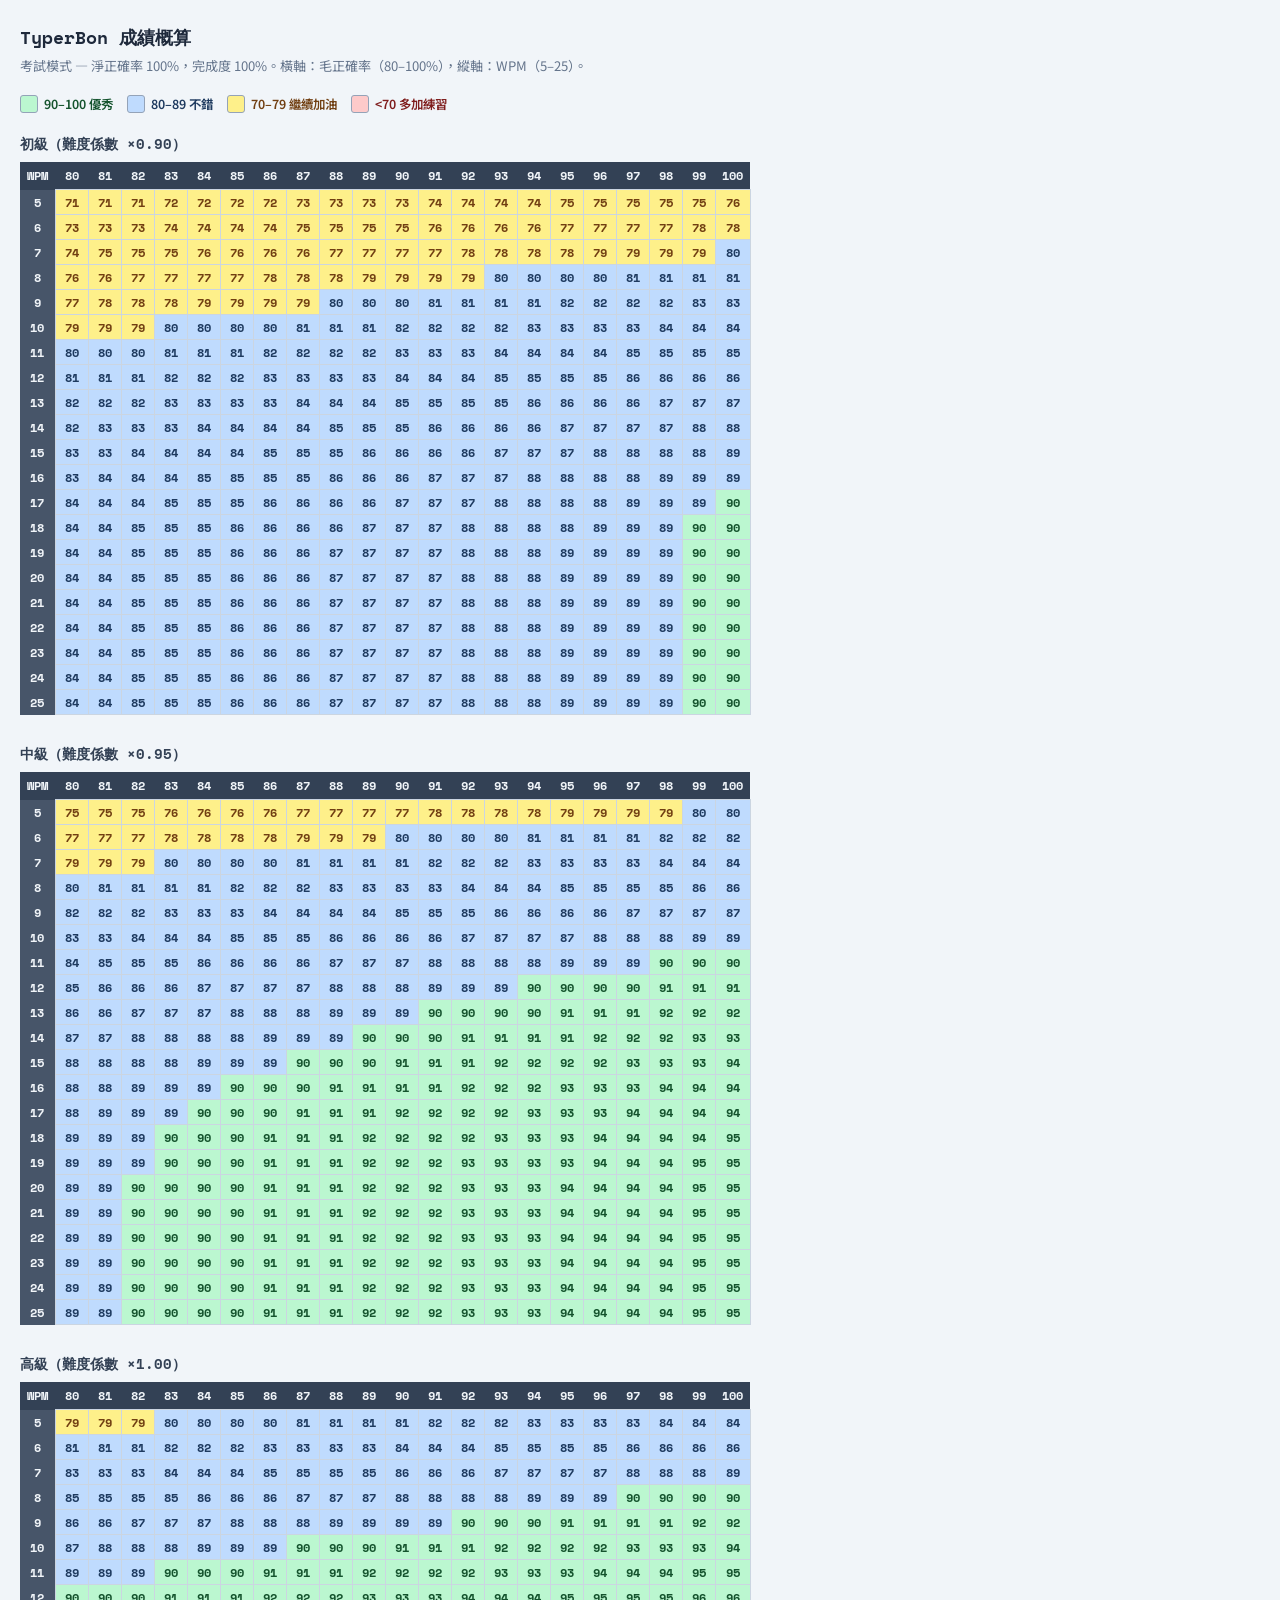
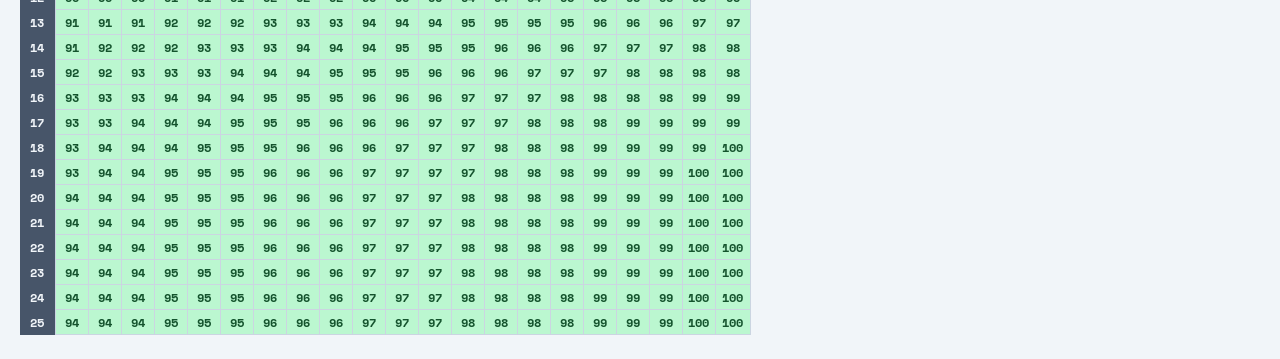
<file: score-guide.html>
<!DOCTYPE html>
<html lang="zh-TW">
<head>
<meta charset="UTF-8">
<link rel="icon" type="image/svg+xml" href="/favicon.svg" />
<meta name="viewport" content="width=device-width,initial-scale=1">
<title>TyperBon 成績概算</title>
<link href="https://fonts.googleapis.com/css2?family=Space+Mono:wght@400;700&family=Noto+Sans+TC:wght@400;700&display=swap" rel="stylesheet">
<style>
*{box-sizing:border-box;margin:0;padding:0}
body{font-family:'Noto Sans TC',sans-serif;background:#f1f5f9;padding:24px 20px;color:#1e293b}
h1{font-family:'Space Mono',monospace;font-size:1.1rem;margin-bottom:6px}
.sub{font-size:.82rem;color:#64748b;margin-bottom:20px}
.tables{display:flex;flex-direction:column;gap:28px}
.tw h2{font-family:'Space Mono',monospace;font-size:.9rem;font-weight:700;margin-bottom:8px;color:#334155}
.scroll{overflow-x:auto}
table{border-collapse:collapse;font-family:'Space Mono',monospace;font-size:11.5px}
thead th{background:#334155;color:#f1f5f9;padding:5px 7px;text-align:center;white-space:nowrap;position:sticky;top:0}
tbody th{background:#475569;color:#f1f5f9;padding:4px 8px;text-align:center;position:sticky;left:0;z-index:1;font-weight:700}
td{padding:3px 5px;text-align:center;border:1px solid #cbd5e1;min-width:33px;font-weight:600}
.legend{display:flex;gap:14px;margin-bottom:20px;flex-wrap:wrap}
.leg{display:inline-flex;align-items:center;gap:6px;font-size:.78rem}
.lb{width:18px;height:18px;border:1px solid #94a3b8;border-radius:3px}
</style>
</head>
<body>
<h1>TyperBon 成績概算</h1>
<p class="sub">考試模式 — 淨正確率 100%，完成度 100%。橫軸：毛正確率（80–100%），縱軸：WPM（5–25）。</p>
<div class="legend">
  <span class="leg"><span class="lb" style="background:#bbf7d0"></span><span style="color:#14532d;font-weight:600">90–100 優秀</span></span>
  <span class="leg"><span class="lb" style="background:#bfdbfe"></span><span style="color:#1e3a5f;font-weight:600">80–89 不錯</span></span>
  <span class="leg"><span class="lb" style="background:#fef08a"></span><span style="color:#713f12;font-weight:600">70–79 繼續加油</span></span>
  <span class="leg"><span class="lb" style="background:#fecaca"></span><span style="color:#7f1d1d;font-weight:600">&lt;70 多加練習</span></span>
</div>
<div class="tables">
<div class="tw"><h2>初級（難度係數 ×0.90）</h2><div class="scroll"><table><thead><tr><th>WPM</th><th>80</th><th>81</th><th>82</th><th>83</th><th>84</th><th>85</th><th>86</th><th>87</th><th>88</th><th>89</th><th>90</th><th>91</th><th>92</th><th>93</th><th>94</th><th>95</th><th>96</th><th>97</th><th>98</th><th>99</th><th>100</th></tr></thead><tbody><tr><th>5</th><td style="background:#fef08a;color:#713f12">71</td><td style="background:#fef08a;color:#713f12">71</td><td style="background:#fef08a;color:#713f12">71</td><td style="background:#fef08a;color:#713f12">72</td><td style="background:#fef08a;color:#713f12">72</td><td style="background:#fef08a;color:#713f12">72</td><td style="background:#fef08a;color:#713f12">72</td><td style="background:#fef08a;color:#713f12">73</td><td style="background:#fef08a;color:#713f12">73</td><td style="background:#fef08a;color:#713f12">73</td><td style="background:#fef08a;color:#713f12">73</td><td style="background:#fef08a;color:#713f12">74</td><td style="background:#fef08a;color:#713f12">74</td><td style="background:#fef08a;color:#713f12">74</td><td style="background:#fef08a;color:#713f12">74</td><td style="background:#fef08a;color:#713f12">75</td><td style="background:#fef08a;color:#713f12">75</td><td style="background:#fef08a;color:#713f12">75</td><td style="background:#fef08a;color:#713f12">75</td><td style="background:#fef08a;color:#713f12">75</td><td style="background:#fef08a;color:#713f12">76</td></tr><tr><th>6</th><td style="background:#fef08a;color:#713f12">73</td><td style="background:#fef08a;color:#713f12">73</td><td style="background:#fef08a;color:#713f12">73</td><td style="background:#fef08a;color:#713f12">74</td><td style="background:#fef08a;color:#713f12">74</td><td style="background:#fef08a;color:#713f12">74</td><td style="background:#fef08a;color:#713f12">74</td><td style="background:#fef08a;color:#713f12">75</td><td style="background:#fef08a;color:#713f12">75</td><td style="background:#fef08a;color:#713f12">75</td><td style="background:#fef08a;color:#713f12">75</td><td style="background:#fef08a;color:#713f12">76</td><td style="background:#fef08a;color:#713f12">76</td><td style="background:#fef08a;color:#713f12">76</td><td style="background:#fef08a;color:#713f12">76</td><td style="background:#fef08a;color:#713f12">77</td><td style="background:#fef08a;color:#713f12">77</td><td style="background:#fef08a;color:#713f12">77</td><td style="background:#fef08a;color:#713f12">77</td><td style="background:#fef08a;color:#713f12">78</td><td style="background:#fef08a;color:#713f12">78</td></tr><tr><th>7</th><td style="background:#fef08a;color:#713f12">74</td><td style="background:#fef08a;color:#713f12">75</td><td style="background:#fef08a;color:#713f12">75</td><td style="background:#fef08a;color:#713f12">75</td><td style="background:#fef08a;color:#713f12">76</td><td style="background:#fef08a;color:#713f12">76</td><td style="background:#fef08a;color:#713f12">76</td><td style="background:#fef08a;color:#713f12">76</td><td style="background:#fef08a;color:#713f12">77</td><td style="background:#fef08a;color:#713f12">77</td><td style="background:#fef08a;color:#713f12">77</td><td style="background:#fef08a;color:#713f12">77</td><td style="background:#fef08a;color:#713f12">78</td><td style="background:#fef08a;color:#713f12">78</td><td style="background:#fef08a;color:#713f12">78</td><td style="background:#fef08a;color:#713f12">78</td><td style="background:#fef08a;color:#713f12">79</td><td style="background:#fef08a;color:#713f12">79</td><td style="background:#fef08a;color:#713f12">79</td><td style="background:#fef08a;color:#713f12">79</td><td style="background:#bfdbfe;color:#1e3a5f">80</td></tr><tr><th>8</th><td style="background:#fef08a;color:#713f12">76</td><td style="background:#fef08a;color:#713f12">76</td><td style="background:#fef08a;color:#713f12">77</td><td style="background:#fef08a;color:#713f12">77</td><td style="background:#fef08a;color:#713f12">77</td><td style="background:#fef08a;color:#713f12">77</td><td style="background:#fef08a;color:#713f12">78</td><td style="background:#fef08a;color:#713f12">78</td><td style="background:#fef08a;color:#713f12">78</td><td style="background:#fef08a;color:#713f12">79</td><td style="background:#fef08a;color:#713f12">79</td><td style="background:#fef08a;color:#713f12">79</td><td style="background:#fef08a;color:#713f12">79</td><td style="background:#bfdbfe;color:#1e3a5f">80</td><td style="background:#bfdbfe;color:#1e3a5f">80</td><td style="background:#bfdbfe;color:#1e3a5f">80</td><td style="background:#bfdbfe;color:#1e3a5f">80</td><td style="background:#bfdbfe;color:#1e3a5f">81</td><td style="background:#bfdbfe;color:#1e3a5f">81</td><td style="background:#bfdbfe;color:#1e3a5f">81</td><td style="background:#bfdbfe;color:#1e3a5f">81</td></tr><tr><th>9</th><td style="background:#fef08a;color:#713f12">77</td><td style="background:#fef08a;color:#713f12">78</td><td style="background:#fef08a;color:#713f12">78</td><td style="background:#fef08a;color:#713f12">78</td><td style="background:#fef08a;color:#713f12">79</td><td style="background:#fef08a;color:#713f12">79</td><td style="background:#fef08a;color:#713f12">79</td><td style="background:#fef08a;color:#713f12">79</td><td style="background:#bfdbfe;color:#1e3a5f">80</td><td style="background:#bfdbfe;color:#1e3a5f">80</td><td style="background:#bfdbfe;color:#1e3a5f">80</td><td style="background:#bfdbfe;color:#1e3a5f">81</td><td style="background:#bfdbfe;color:#1e3a5f">81</td><td style="background:#bfdbfe;color:#1e3a5f">81</td><td style="background:#bfdbfe;color:#1e3a5f">81</td><td style="background:#bfdbfe;color:#1e3a5f">82</td><td style="background:#bfdbfe;color:#1e3a5f">82</td><td style="background:#bfdbfe;color:#1e3a5f">82</td><td style="background:#bfdbfe;color:#1e3a5f">82</td><td style="background:#bfdbfe;color:#1e3a5f">83</td><td style="background:#bfdbfe;color:#1e3a5f">83</td></tr><tr><th>10</th><td style="background:#fef08a;color:#713f12">79</td><td style="background:#fef08a;color:#713f12">79</td><td style="background:#fef08a;color:#713f12">79</td><td style="background:#bfdbfe;color:#1e3a5f">80</td><td style="background:#bfdbfe;color:#1e3a5f">80</td><td style="background:#bfdbfe;color:#1e3a5f">80</td><td style="background:#bfdbfe;color:#1e3a5f">80</td><td style="background:#bfdbfe;color:#1e3a5f">81</td><td style="background:#bfdbfe;color:#1e3a5f">81</td><td style="background:#bfdbfe;color:#1e3a5f">81</td><td style="background:#bfdbfe;color:#1e3a5f">82</td><td style="background:#bfdbfe;color:#1e3a5f">82</td><td style="background:#bfdbfe;color:#1e3a5f">82</td><td style="background:#bfdbfe;color:#1e3a5f">82</td><td style="background:#bfdbfe;color:#1e3a5f">83</td><td style="background:#bfdbfe;color:#1e3a5f">83</td><td style="background:#bfdbfe;color:#1e3a5f">83</td><td style="background:#bfdbfe;color:#1e3a5f">83</td><td style="background:#bfdbfe;color:#1e3a5f">84</td><td style="background:#bfdbfe;color:#1e3a5f">84</td><td style="background:#bfdbfe;color:#1e3a5f">84</td></tr><tr><th>11</th><td style="background:#bfdbfe;color:#1e3a5f">80</td><td style="background:#bfdbfe;color:#1e3a5f">80</td><td style="background:#bfdbfe;color:#1e3a5f">80</td><td style="background:#bfdbfe;color:#1e3a5f">81</td><td style="background:#bfdbfe;color:#1e3a5f">81</td><td style="background:#bfdbfe;color:#1e3a5f">81</td><td style="background:#bfdbfe;color:#1e3a5f">82</td><td style="background:#bfdbfe;color:#1e3a5f">82</td><td style="background:#bfdbfe;color:#1e3a5f">82</td><td style="background:#bfdbfe;color:#1e3a5f">82</td><td style="background:#bfdbfe;color:#1e3a5f">83</td><td style="background:#bfdbfe;color:#1e3a5f">83</td><td style="background:#bfdbfe;color:#1e3a5f">83</td><td style="background:#bfdbfe;color:#1e3a5f">84</td><td style="background:#bfdbfe;color:#1e3a5f">84</td><td style="background:#bfdbfe;color:#1e3a5f">84</td><td style="background:#bfdbfe;color:#1e3a5f">84</td><td style="background:#bfdbfe;color:#1e3a5f">85</td><td style="background:#bfdbfe;color:#1e3a5f">85</td><td style="background:#bfdbfe;color:#1e3a5f">85</td><td style="background:#bfdbfe;color:#1e3a5f">85</td></tr><tr><th>12</th><td style="background:#bfdbfe;color:#1e3a5f">81</td><td style="background:#bfdbfe;color:#1e3a5f">81</td><td style="background:#bfdbfe;color:#1e3a5f">81</td><td style="background:#bfdbfe;color:#1e3a5f">82</td><td style="background:#bfdbfe;color:#1e3a5f">82</td><td style="background:#bfdbfe;color:#1e3a5f">82</td><td style="background:#bfdbfe;color:#1e3a5f">83</td><td style="background:#bfdbfe;color:#1e3a5f">83</td><td style="background:#bfdbfe;color:#1e3a5f">83</td><td style="background:#bfdbfe;color:#1e3a5f">83</td><td style="background:#bfdbfe;color:#1e3a5f">84</td><td style="background:#bfdbfe;color:#1e3a5f">84</td><td style="background:#bfdbfe;color:#1e3a5f">84</td><td style="background:#bfdbfe;color:#1e3a5f">85</td><td style="background:#bfdbfe;color:#1e3a5f">85</td><td style="background:#bfdbfe;color:#1e3a5f">85</td><td style="background:#bfdbfe;color:#1e3a5f">85</td><td style="background:#bfdbfe;color:#1e3a5f">86</td><td style="background:#bfdbfe;color:#1e3a5f">86</td><td style="background:#bfdbfe;color:#1e3a5f">86</td><td style="background:#bfdbfe;color:#1e3a5f">86</td></tr><tr><th>13</th><td style="background:#bfdbfe;color:#1e3a5f">82</td><td style="background:#bfdbfe;color:#1e3a5f">82</td><td style="background:#bfdbfe;color:#1e3a5f">82</td><td style="background:#bfdbfe;color:#1e3a5f">83</td><td style="background:#bfdbfe;color:#1e3a5f">83</td><td style="background:#bfdbfe;color:#1e3a5f">83</td><td style="background:#bfdbfe;color:#1e3a5f">83</td><td style="background:#bfdbfe;color:#1e3a5f">84</td><td style="background:#bfdbfe;color:#1e3a5f">84</td><td style="background:#bfdbfe;color:#1e3a5f">84</td><td style="background:#bfdbfe;color:#1e3a5f">85</td><td style="background:#bfdbfe;color:#1e3a5f">85</td><td style="background:#bfdbfe;color:#1e3a5f">85</td><td style="background:#bfdbfe;color:#1e3a5f">85</td><td style="background:#bfdbfe;color:#1e3a5f">86</td><td style="background:#bfdbfe;color:#1e3a5f">86</td><td style="background:#bfdbfe;color:#1e3a5f">86</td><td style="background:#bfdbfe;color:#1e3a5f">86</td><td style="background:#bfdbfe;color:#1e3a5f">87</td><td style="background:#bfdbfe;color:#1e3a5f">87</td><td style="background:#bfdbfe;color:#1e3a5f">87</td></tr><tr><th>14</th><td style="background:#bfdbfe;color:#1e3a5f">82</td><td style="background:#bfdbfe;color:#1e3a5f">83</td><td style="background:#bfdbfe;color:#1e3a5f">83</td><td style="background:#bfdbfe;color:#1e3a5f">83</td><td style="background:#bfdbfe;color:#1e3a5f">84</td><td style="background:#bfdbfe;color:#1e3a5f">84</td><td style="background:#bfdbfe;color:#1e3a5f">84</td><td style="background:#bfdbfe;color:#1e3a5f">84</td><td style="background:#bfdbfe;color:#1e3a5f">85</td><td style="background:#bfdbfe;color:#1e3a5f">85</td><td style="background:#bfdbfe;color:#1e3a5f">85</td><td style="background:#bfdbfe;color:#1e3a5f">86</td><td style="background:#bfdbfe;color:#1e3a5f">86</td><td style="background:#bfdbfe;color:#1e3a5f">86</td><td style="background:#bfdbfe;color:#1e3a5f">86</td><td style="background:#bfdbfe;color:#1e3a5f">87</td><td style="background:#bfdbfe;color:#1e3a5f">87</td><td style="background:#bfdbfe;color:#1e3a5f">87</td><td style="background:#bfdbfe;color:#1e3a5f">87</td><td style="background:#bfdbfe;color:#1e3a5f">88</td><td style="background:#bfdbfe;color:#1e3a5f">88</td></tr><tr><th>15</th><td style="background:#bfdbfe;color:#1e3a5f">83</td><td style="background:#bfdbfe;color:#1e3a5f">83</td><td style="background:#bfdbfe;color:#1e3a5f">84</td><td style="background:#bfdbfe;color:#1e3a5f">84</td><td style="background:#bfdbfe;color:#1e3a5f">84</td><td style="background:#bfdbfe;color:#1e3a5f">84</td><td style="background:#bfdbfe;color:#1e3a5f">85</td><td style="background:#bfdbfe;color:#1e3a5f">85</td><td style="background:#bfdbfe;color:#1e3a5f">85</td><td style="background:#bfdbfe;color:#1e3a5f">86</td><td style="background:#bfdbfe;color:#1e3a5f">86</td><td style="background:#bfdbfe;color:#1e3a5f">86</td><td style="background:#bfdbfe;color:#1e3a5f">86</td><td style="background:#bfdbfe;color:#1e3a5f">87</td><td style="background:#bfdbfe;color:#1e3a5f">87</td><td style="background:#bfdbfe;color:#1e3a5f">87</td><td style="background:#bfdbfe;color:#1e3a5f">88</td><td style="background:#bfdbfe;color:#1e3a5f">88</td><td style="background:#bfdbfe;color:#1e3a5f">88</td><td style="background:#bfdbfe;color:#1e3a5f">88</td><td style="background:#bfdbfe;color:#1e3a5f">89</td></tr><tr><th>16</th><td style="background:#bfdbfe;color:#1e3a5f">83</td><td style="background:#bfdbfe;color:#1e3a5f">84</td><td style="background:#bfdbfe;color:#1e3a5f">84</td><td style="background:#bfdbfe;color:#1e3a5f">84</td><td style="background:#bfdbfe;color:#1e3a5f">85</td><td style="background:#bfdbfe;color:#1e3a5f">85</td><td style="background:#bfdbfe;color:#1e3a5f">85</td><td style="background:#bfdbfe;color:#1e3a5f">85</td><td style="background:#bfdbfe;color:#1e3a5f">86</td><td style="background:#bfdbfe;color:#1e3a5f">86</td><td style="background:#bfdbfe;color:#1e3a5f">86</td><td style="background:#bfdbfe;color:#1e3a5f">87</td><td style="background:#bfdbfe;color:#1e3a5f">87</td><td style="background:#bfdbfe;color:#1e3a5f">87</td><td style="background:#bfdbfe;color:#1e3a5f">88</td><td style="background:#bfdbfe;color:#1e3a5f">88</td><td style="background:#bfdbfe;color:#1e3a5f">88</td><td style="background:#bfdbfe;color:#1e3a5f">88</td><td style="background:#bfdbfe;color:#1e3a5f">89</td><td style="background:#bfdbfe;color:#1e3a5f">89</td><td style="background:#bfdbfe;color:#1e3a5f">89</td></tr><tr><th>17</th><td style="background:#bfdbfe;color:#1e3a5f">84</td><td style="background:#bfdbfe;color:#1e3a5f">84</td><td style="background:#bfdbfe;color:#1e3a5f">84</td><td style="background:#bfdbfe;color:#1e3a5f">85</td><td style="background:#bfdbfe;color:#1e3a5f">85</td><td style="background:#bfdbfe;color:#1e3a5f">85</td><td style="background:#bfdbfe;color:#1e3a5f">86</td><td style="background:#bfdbfe;color:#1e3a5f">86</td><td style="background:#bfdbfe;color:#1e3a5f">86</td><td style="background:#bfdbfe;color:#1e3a5f">86</td><td style="background:#bfdbfe;color:#1e3a5f">87</td><td style="background:#bfdbfe;color:#1e3a5f">87</td><td style="background:#bfdbfe;color:#1e3a5f">87</td><td style="background:#bfdbfe;color:#1e3a5f">88</td><td style="background:#bfdbfe;color:#1e3a5f">88</td><td style="background:#bfdbfe;color:#1e3a5f">88</td><td style="background:#bfdbfe;color:#1e3a5f">88</td><td style="background:#bfdbfe;color:#1e3a5f">89</td><td style="background:#bfdbfe;color:#1e3a5f">89</td><td style="background:#bfdbfe;color:#1e3a5f">89</td><td style="background:#bbf7d0;color:#14532d">90</td></tr><tr><th>18</th><td style="background:#bfdbfe;color:#1e3a5f">84</td><td style="background:#bfdbfe;color:#1e3a5f">84</td><td style="background:#bfdbfe;color:#1e3a5f">85</td><td style="background:#bfdbfe;color:#1e3a5f">85</td><td style="background:#bfdbfe;color:#1e3a5f">85</td><td style="background:#bfdbfe;color:#1e3a5f">86</td><td style="background:#bfdbfe;color:#1e3a5f">86</td><td style="background:#bfdbfe;color:#1e3a5f">86</td><td style="background:#bfdbfe;color:#1e3a5f">86</td><td style="background:#bfdbfe;color:#1e3a5f">87</td><td style="background:#bfdbfe;color:#1e3a5f">87</td><td style="background:#bfdbfe;color:#1e3a5f">87</td><td style="background:#bfdbfe;color:#1e3a5f">88</td><td style="background:#bfdbfe;color:#1e3a5f">88</td><td style="background:#bfdbfe;color:#1e3a5f">88</td><td style="background:#bfdbfe;color:#1e3a5f">88</td><td style="background:#bfdbfe;color:#1e3a5f">89</td><td style="background:#bfdbfe;color:#1e3a5f">89</td><td style="background:#bfdbfe;color:#1e3a5f">89</td><td style="background:#bbf7d0;color:#14532d">90</td><td style="background:#bbf7d0;color:#14532d">90</td></tr><tr><th>19</th><td style="background:#bfdbfe;color:#1e3a5f">84</td><td style="background:#bfdbfe;color:#1e3a5f">84</td><td style="background:#bfdbfe;color:#1e3a5f">85</td><td style="background:#bfdbfe;color:#1e3a5f">85</td><td style="background:#bfdbfe;color:#1e3a5f">85</td><td style="background:#bfdbfe;color:#1e3a5f">86</td><td style="background:#bfdbfe;color:#1e3a5f">86</td><td style="background:#bfdbfe;color:#1e3a5f">86</td><td style="background:#bfdbfe;color:#1e3a5f">87</td><td style="background:#bfdbfe;color:#1e3a5f">87</td><td style="background:#bfdbfe;color:#1e3a5f">87</td><td style="background:#bfdbfe;color:#1e3a5f">87</td><td style="background:#bfdbfe;color:#1e3a5f">88</td><td style="background:#bfdbfe;color:#1e3a5f">88</td><td style="background:#bfdbfe;color:#1e3a5f">88</td><td style="background:#bfdbfe;color:#1e3a5f">89</td><td style="background:#bfdbfe;color:#1e3a5f">89</td><td style="background:#bfdbfe;color:#1e3a5f">89</td><td style="background:#bfdbfe;color:#1e3a5f">89</td><td style="background:#bbf7d0;color:#14532d">90</td><td style="background:#bbf7d0;color:#14532d">90</td></tr><tr><th>20</th><td style="background:#bfdbfe;color:#1e3a5f">84</td><td style="background:#bfdbfe;color:#1e3a5f">84</td><td style="background:#bfdbfe;color:#1e3a5f">85</td><td style="background:#bfdbfe;color:#1e3a5f">85</td><td style="background:#bfdbfe;color:#1e3a5f">85</td><td style="background:#bfdbfe;color:#1e3a5f">86</td><td style="background:#bfdbfe;color:#1e3a5f">86</td><td style="background:#bfdbfe;color:#1e3a5f">86</td><td style="background:#bfdbfe;color:#1e3a5f">87</td><td style="background:#bfdbfe;color:#1e3a5f">87</td><td style="background:#bfdbfe;color:#1e3a5f">87</td><td style="background:#bfdbfe;color:#1e3a5f">87</td><td style="background:#bfdbfe;color:#1e3a5f">88</td><td style="background:#bfdbfe;color:#1e3a5f">88</td><td style="background:#bfdbfe;color:#1e3a5f">88</td><td style="background:#bfdbfe;color:#1e3a5f">89</td><td style="background:#bfdbfe;color:#1e3a5f">89</td><td style="background:#bfdbfe;color:#1e3a5f">89</td><td style="background:#bfdbfe;color:#1e3a5f">89</td><td style="background:#bbf7d0;color:#14532d">90</td><td style="background:#bbf7d0;color:#14532d">90</td></tr><tr><th>21</th><td style="background:#bfdbfe;color:#1e3a5f">84</td><td style="background:#bfdbfe;color:#1e3a5f">84</td><td style="background:#bfdbfe;color:#1e3a5f">85</td><td style="background:#bfdbfe;color:#1e3a5f">85</td><td style="background:#bfdbfe;color:#1e3a5f">85</td><td style="background:#bfdbfe;color:#1e3a5f">86</td><td style="background:#bfdbfe;color:#1e3a5f">86</td><td style="background:#bfdbfe;color:#1e3a5f">86</td><td style="background:#bfdbfe;color:#1e3a5f">87</td><td style="background:#bfdbfe;color:#1e3a5f">87</td><td style="background:#bfdbfe;color:#1e3a5f">87</td><td style="background:#bfdbfe;color:#1e3a5f">87</td><td style="background:#bfdbfe;color:#1e3a5f">88</td><td style="background:#bfdbfe;color:#1e3a5f">88</td><td style="background:#bfdbfe;color:#1e3a5f">88</td><td style="background:#bfdbfe;color:#1e3a5f">89</td><td style="background:#bfdbfe;color:#1e3a5f">89</td><td style="background:#bfdbfe;color:#1e3a5f">89</td><td style="background:#bfdbfe;color:#1e3a5f">89</td><td style="background:#bbf7d0;color:#14532d">90</td><td style="background:#bbf7d0;color:#14532d">90</td></tr><tr><th>22</th><td style="background:#bfdbfe;color:#1e3a5f">84</td><td style="background:#bfdbfe;color:#1e3a5f">84</td><td style="background:#bfdbfe;color:#1e3a5f">85</td><td style="background:#bfdbfe;color:#1e3a5f">85</td><td style="background:#bfdbfe;color:#1e3a5f">85</td><td style="background:#bfdbfe;color:#1e3a5f">86</td><td style="background:#bfdbfe;color:#1e3a5f">86</td><td style="background:#bfdbfe;color:#1e3a5f">86</td><td style="background:#bfdbfe;color:#1e3a5f">87</td><td style="background:#bfdbfe;color:#1e3a5f">87</td><td style="background:#bfdbfe;color:#1e3a5f">87</td><td style="background:#bfdbfe;color:#1e3a5f">87</td><td style="background:#bfdbfe;color:#1e3a5f">88</td><td style="background:#bfdbfe;color:#1e3a5f">88</td><td style="background:#bfdbfe;color:#1e3a5f">88</td><td style="background:#bfdbfe;color:#1e3a5f">89</td><td style="background:#bfdbfe;color:#1e3a5f">89</td><td style="background:#bfdbfe;color:#1e3a5f">89</td><td style="background:#bfdbfe;color:#1e3a5f">89</td><td style="background:#bbf7d0;color:#14532d">90</td><td style="background:#bbf7d0;color:#14532d">90</td></tr><tr><th>23</th><td style="background:#bfdbfe;color:#1e3a5f">84</td><td style="background:#bfdbfe;color:#1e3a5f">84</td><td style="background:#bfdbfe;color:#1e3a5f">85</td><td style="background:#bfdbfe;color:#1e3a5f">85</td><td style="background:#bfdbfe;color:#1e3a5f">85</td><td style="background:#bfdbfe;color:#1e3a5f">86</td><td style="background:#bfdbfe;color:#1e3a5f">86</td><td style="background:#bfdbfe;color:#1e3a5f">86</td><td style="background:#bfdbfe;color:#1e3a5f">87</td><td style="background:#bfdbfe;color:#1e3a5f">87</td><td style="background:#bfdbfe;color:#1e3a5f">87</td><td style="background:#bfdbfe;color:#1e3a5f">87</td><td style="background:#bfdbfe;color:#1e3a5f">88</td><td style="background:#bfdbfe;color:#1e3a5f">88</td><td style="background:#bfdbfe;color:#1e3a5f">88</td><td style="background:#bfdbfe;color:#1e3a5f">89</td><td style="background:#bfdbfe;color:#1e3a5f">89</td><td style="background:#bfdbfe;color:#1e3a5f">89</td><td style="background:#bfdbfe;color:#1e3a5f">89</td><td style="background:#bbf7d0;color:#14532d">90</td><td style="background:#bbf7d0;color:#14532d">90</td></tr><tr><th>24</th><td style="background:#bfdbfe;color:#1e3a5f">84</td><td style="background:#bfdbfe;color:#1e3a5f">84</td><td style="background:#bfdbfe;color:#1e3a5f">85</td><td style="background:#bfdbfe;color:#1e3a5f">85</td><td style="background:#bfdbfe;color:#1e3a5f">85</td><td style="background:#bfdbfe;color:#1e3a5f">86</td><td style="background:#bfdbfe;color:#1e3a5f">86</td><td style="background:#bfdbfe;color:#1e3a5f">86</td><td style="background:#bfdbfe;color:#1e3a5f">87</td><td style="background:#bfdbfe;color:#1e3a5f">87</td><td style="background:#bfdbfe;color:#1e3a5f">87</td><td style="background:#bfdbfe;color:#1e3a5f">87</td><td style="background:#bfdbfe;color:#1e3a5f">88</td><td style="background:#bfdbfe;color:#1e3a5f">88</td><td style="background:#bfdbfe;color:#1e3a5f">88</td><td style="background:#bfdbfe;color:#1e3a5f">89</td><td style="background:#bfdbfe;color:#1e3a5f">89</td><td style="background:#bfdbfe;color:#1e3a5f">89</td><td style="background:#bfdbfe;color:#1e3a5f">89</td><td style="background:#bbf7d0;color:#14532d">90</td><td style="background:#bbf7d0;color:#14532d">90</td></tr><tr><th>25</th><td style="background:#bfdbfe;color:#1e3a5f">84</td><td style="background:#bfdbfe;color:#1e3a5f">84</td><td style="background:#bfdbfe;color:#1e3a5f">85</td><td style="background:#bfdbfe;color:#1e3a5f">85</td><td style="background:#bfdbfe;color:#1e3a5f">85</td><td style="background:#bfdbfe;color:#1e3a5f">86</td><td style="background:#bfdbfe;color:#1e3a5f">86</td><td style="background:#bfdbfe;color:#1e3a5f">86</td><td style="background:#bfdbfe;color:#1e3a5f">87</td><td style="background:#bfdbfe;color:#1e3a5f">87</td><td style="background:#bfdbfe;color:#1e3a5f">87</td><td style="background:#bfdbfe;color:#1e3a5f">87</td><td style="background:#bfdbfe;color:#1e3a5f">88</td><td style="background:#bfdbfe;color:#1e3a5f">88</td><td style="background:#bfdbfe;color:#1e3a5f">88</td><td style="background:#bfdbfe;color:#1e3a5f">89</td><td style="background:#bfdbfe;color:#1e3a5f">89</td><td style="background:#bfdbfe;color:#1e3a5f">89</td><td style="background:#bfdbfe;color:#1e3a5f">89</td><td style="background:#bbf7d0;color:#14532d">90</td><td style="background:#bbf7d0;color:#14532d">90</td></tr></tbody></table></div></div>
<div class="tw"><h2>中級（難度係數 ×0.95）</h2><div class="scroll"><table><thead><tr><th>WPM</th><th>80</th><th>81</th><th>82</th><th>83</th><th>84</th><th>85</th><th>86</th><th>87</th><th>88</th><th>89</th><th>90</th><th>91</th><th>92</th><th>93</th><th>94</th><th>95</th><th>96</th><th>97</th><th>98</th><th>99</th><th>100</th></tr></thead><tbody><tr><th>5</th><td style="background:#fef08a;color:#713f12">75</td><td style="background:#fef08a;color:#713f12">75</td><td style="background:#fef08a;color:#713f12">75</td><td style="background:#fef08a;color:#713f12">76</td><td style="background:#fef08a;color:#713f12">76</td><td style="background:#fef08a;color:#713f12">76</td><td style="background:#fef08a;color:#713f12">76</td><td style="background:#fef08a;color:#713f12">77</td><td style="background:#fef08a;color:#713f12">77</td><td style="background:#fef08a;color:#713f12">77</td><td style="background:#fef08a;color:#713f12">77</td><td style="background:#fef08a;color:#713f12">78</td><td style="background:#fef08a;color:#713f12">78</td><td style="background:#fef08a;color:#713f12">78</td><td style="background:#fef08a;color:#713f12">78</td><td style="background:#fef08a;color:#713f12">79</td><td style="background:#fef08a;color:#713f12">79</td><td style="background:#fef08a;color:#713f12">79</td><td style="background:#fef08a;color:#713f12">79</td><td style="background:#bfdbfe;color:#1e3a5f">80</td><td style="background:#bfdbfe;color:#1e3a5f">80</td></tr><tr><th>6</th><td style="background:#fef08a;color:#713f12">77</td><td style="background:#fef08a;color:#713f12">77</td><td style="background:#fef08a;color:#713f12">77</td><td style="background:#fef08a;color:#713f12">78</td><td style="background:#fef08a;color:#713f12">78</td><td style="background:#fef08a;color:#713f12">78</td><td style="background:#fef08a;color:#713f12">78</td><td style="background:#fef08a;color:#713f12">79</td><td style="background:#fef08a;color:#713f12">79</td><td style="background:#fef08a;color:#713f12">79</td><td style="background:#bfdbfe;color:#1e3a5f">80</td><td style="background:#bfdbfe;color:#1e3a5f">80</td><td style="background:#bfdbfe;color:#1e3a5f">80</td><td style="background:#bfdbfe;color:#1e3a5f">80</td><td style="background:#bfdbfe;color:#1e3a5f">81</td><td style="background:#bfdbfe;color:#1e3a5f">81</td><td style="background:#bfdbfe;color:#1e3a5f">81</td><td style="background:#bfdbfe;color:#1e3a5f">81</td><td style="background:#bfdbfe;color:#1e3a5f">82</td><td style="background:#bfdbfe;color:#1e3a5f">82</td><td style="background:#bfdbfe;color:#1e3a5f">82</td></tr><tr><th>7</th><td style="background:#fef08a;color:#713f12">79</td><td style="background:#fef08a;color:#713f12">79</td><td style="background:#fef08a;color:#713f12">79</td><td style="background:#bfdbfe;color:#1e3a5f">80</td><td style="background:#bfdbfe;color:#1e3a5f">80</td><td style="background:#bfdbfe;color:#1e3a5f">80</td><td style="background:#bfdbfe;color:#1e3a5f">80</td><td style="background:#bfdbfe;color:#1e3a5f">81</td><td style="background:#bfdbfe;color:#1e3a5f">81</td><td style="background:#bfdbfe;color:#1e3a5f">81</td><td style="background:#bfdbfe;color:#1e3a5f">81</td><td style="background:#bfdbfe;color:#1e3a5f">82</td><td style="background:#bfdbfe;color:#1e3a5f">82</td><td style="background:#bfdbfe;color:#1e3a5f">82</td><td style="background:#bfdbfe;color:#1e3a5f">83</td><td style="background:#bfdbfe;color:#1e3a5f">83</td><td style="background:#bfdbfe;color:#1e3a5f">83</td><td style="background:#bfdbfe;color:#1e3a5f">83</td><td style="background:#bfdbfe;color:#1e3a5f">84</td><td style="background:#bfdbfe;color:#1e3a5f">84</td><td style="background:#bfdbfe;color:#1e3a5f">84</td></tr><tr><th>8</th><td style="background:#bfdbfe;color:#1e3a5f">80</td><td style="background:#bfdbfe;color:#1e3a5f">81</td><td style="background:#bfdbfe;color:#1e3a5f">81</td><td style="background:#bfdbfe;color:#1e3a5f">81</td><td style="background:#bfdbfe;color:#1e3a5f">81</td><td style="background:#bfdbfe;color:#1e3a5f">82</td><td style="background:#bfdbfe;color:#1e3a5f">82</td><td style="background:#bfdbfe;color:#1e3a5f">82</td><td style="background:#bfdbfe;color:#1e3a5f">83</td><td style="background:#bfdbfe;color:#1e3a5f">83</td><td style="background:#bfdbfe;color:#1e3a5f">83</td><td style="background:#bfdbfe;color:#1e3a5f">83</td><td style="background:#bfdbfe;color:#1e3a5f">84</td><td style="background:#bfdbfe;color:#1e3a5f">84</td><td style="background:#bfdbfe;color:#1e3a5f">84</td><td style="background:#bfdbfe;color:#1e3a5f">85</td><td style="background:#bfdbfe;color:#1e3a5f">85</td><td style="background:#bfdbfe;color:#1e3a5f">85</td><td style="background:#bfdbfe;color:#1e3a5f">85</td><td style="background:#bfdbfe;color:#1e3a5f">86</td><td style="background:#bfdbfe;color:#1e3a5f">86</td></tr><tr><th>9</th><td style="background:#bfdbfe;color:#1e3a5f">82</td><td style="background:#bfdbfe;color:#1e3a5f">82</td><td style="background:#bfdbfe;color:#1e3a5f">82</td><td style="background:#bfdbfe;color:#1e3a5f">83</td><td style="background:#bfdbfe;color:#1e3a5f">83</td><td style="background:#bfdbfe;color:#1e3a5f">83</td><td style="background:#bfdbfe;color:#1e3a5f">84</td><td style="background:#bfdbfe;color:#1e3a5f">84</td><td style="background:#bfdbfe;color:#1e3a5f">84</td><td style="background:#bfdbfe;color:#1e3a5f">84</td><td style="background:#bfdbfe;color:#1e3a5f">85</td><td style="background:#bfdbfe;color:#1e3a5f">85</td><td style="background:#bfdbfe;color:#1e3a5f">85</td><td style="background:#bfdbfe;color:#1e3a5f">86</td><td style="background:#bfdbfe;color:#1e3a5f">86</td><td style="background:#bfdbfe;color:#1e3a5f">86</td><td style="background:#bfdbfe;color:#1e3a5f">86</td><td style="background:#bfdbfe;color:#1e3a5f">87</td><td style="background:#bfdbfe;color:#1e3a5f">87</td><td style="background:#bfdbfe;color:#1e3a5f">87</td><td style="background:#bfdbfe;color:#1e3a5f">87</td></tr><tr><th>10</th><td style="background:#bfdbfe;color:#1e3a5f">83</td><td style="background:#bfdbfe;color:#1e3a5f">83</td><td style="background:#bfdbfe;color:#1e3a5f">84</td><td style="background:#bfdbfe;color:#1e3a5f">84</td><td style="background:#bfdbfe;color:#1e3a5f">84</td><td style="background:#bfdbfe;color:#1e3a5f">85</td><td style="background:#bfdbfe;color:#1e3a5f">85</td><td style="background:#bfdbfe;color:#1e3a5f">85</td><td style="background:#bfdbfe;color:#1e3a5f">86</td><td style="background:#bfdbfe;color:#1e3a5f">86</td><td style="background:#bfdbfe;color:#1e3a5f">86</td><td style="background:#bfdbfe;color:#1e3a5f">86</td><td style="background:#bfdbfe;color:#1e3a5f">87</td><td style="background:#bfdbfe;color:#1e3a5f">87</td><td style="background:#bfdbfe;color:#1e3a5f">87</td><td style="background:#bfdbfe;color:#1e3a5f">87</td><td style="background:#bfdbfe;color:#1e3a5f">88</td><td style="background:#bfdbfe;color:#1e3a5f">88</td><td style="background:#bfdbfe;color:#1e3a5f">88</td><td style="background:#bfdbfe;color:#1e3a5f">89</td><td style="background:#bfdbfe;color:#1e3a5f">89</td></tr><tr><th>11</th><td style="background:#bfdbfe;color:#1e3a5f">84</td><td style="background:#bfdbfe;color:#1e3a5f">85</td><td style="background:#bfdbfe;color:#1e3a5f">85</td><td style="background:#bfdbfe;color:#1e3a5f">85</td><td style="background:#bfdbfe;color:#1e3a5f">86</td><td style="background:#bfdbfe;color:#1e3a5f">86</td><td style="background:#bfdbfe;color:#1e3a5f">86</td><td style="background:#bfdbfe;color:#1e3a5f">86</td><td style="background:#bfdbfe;color:#1e3a5f">87</td><td style="background:#bfdbfe;color:#1e3a5f">87</td><td style="background:#bfdbfe;color:#1e3a5f">87</td><td style="background:#bfdbfe;color:#1e3a5f">88</td><td style="background:#bfdbfe;color:#1e3a5f">88</td><td style="background:#bfdbfe;color:#1e3a5f">88</td><td style="background:#bfdbfe;color:#1e3a5f">88</td><td style="background:#bfdbfe;color:#1e3a5f">89</td><td style="background:#bfdbfe;color:#1e3a5f">89</td><td style="background:#bfdbfe;color:#1e3a5f">89</td><td style="background:#bbf7d0;color:#14532d">90</td><td style="background:#bbf7d0;color:#14532d">90</td><td style="background:#bbf7d0;color:#14532d">90</td></tr><tr><th>12</th><td style="background:#bfdbfe;color:#1e3a5f">85</td><td style="background:#bfdbfe;color:#1e3a5f">86</td><td style="background:#bfdbfe;color:#1e3a5f">86</td><td style="background:#bfdbfe;color:#1e3a5f">86</td><td style="background:#bfdbfe;color:#1e3a5f">87</td><td style="background:#bfdbfe;color:#1e3a5f">87</td><td style="background:#bfdbfe;color:#1e3a5f">87</td><td style="background:#bfdbfe;color:#1e3a5f">87</td><td style="background:#bfdbfe;color:#1e3a5f">88</td><td style="background:#bfdbfe;color:#1e3a5f">88</td><td style="background:#bfdbfe;color:#1e3a5f">88</td><td style="background:#bfdbfe;color:#1e3a5f">89</td><td style="background:#bfdbfe;color:#1e3a5f">89</td><td style="background:#bfdbfe;color:#1e3a5f">89</td><td style="background:#bbf7d0;color:#14532d">90</td><td style="background:#bbf7d0;color:#14532d">90</td><td style="background:#bbf7d0;color:#14532d">90</td><td style="background:#bbf7d0;color:#14532d">90</td><td style="background:#bbf7d0;color:#14532d">91</td><td style="background:#bbf7d0;color:#14532d">91</td><td style="background:#bbf7d0;color:#14532d">91</td></tr><tr><th>13</th><td style="background:#bfdbfe;color:#1e3a5f">86</td><td style="background:#bfdbfe;color:#1e3a5f">86</td><td style="background:#bfdbfe;color:#1e3a5f">87</td><td style="background:#bfdbfe;color:#1e3a5f">87</td><td style="background:#bfdbfe;color:#1e3a5f">87</td><td style="background:#bfdbfe;color:#1e3a5f">88</td><td style="background:#bfdbfe;color:#1e3a5f">88</td><td style="background:#bfdbfe;color:#1e3a5f">88</td><td style="background:#bfdbfe;color:#1e3a5f">89</td><td style="background:#bfdbfe;color:#1e3a5f">89</td><td style="background:#bfdbfe;color:#1e3a5f">89</td><td style="background:#bbf7d0;color:#14532d">90</td><td style="background:#bbf7d0;color:#14532d">90</td><td style="background:#bbf7d0;color:#14532d">90</td><td style="background:#bbf7d0;color:#14532d">90</td><td style="background:#bbf7d0;color:#14532d">91</td><td style="background:#bbf7d0;color:#14532d">91</td><td style="background:#bbf7d0;color:#14532d">91</td><td style="background:#bbf7d0;color:#14532d">92</td><td style="background:#bbf7d0;color:#14532d">92</td><td style="background:#bbf7d0;color:#14532d">92</td></tr><tr><th>14</th><td style="background:#bfdbfe;color:#1e3a5f">87</td><td style="background:#bfdbfe;color:#1e3a5f">87</td><td style="background:#bfdbfe;color:#1e3a5f">88</td><td style="background:#bfdbfe;color:#1e3a5f">88</td><td style="background:#bfdbfe;color:#1e3a5f">88</td><td style="background:#bfdbfe;color:#1e3a5f">88</td><td style="background:#bfdbfe;color:#1e3a5f">89</td><td style="background:#bfdbfe;color:#1e3a5f">89</td><td style="background:#bfdbfe;color:#1e3a5f">89</td><td style="background:#bbf7d0;color:#14532d">90</td><td style="background:#bbf7d0;color:#14532d">90</td><td style="background:#bbf7d0;color:#14532d">90</td><td style="background:#bbf7d0;color:#14532d">91</td><td style="background:#bbf7d0;color:#14532d">91</td><td style="background:#bbf7d0;color:#14532d">91</td><td style="background:#bbf7d0;color:#14532d">91</td><td style="background:#bbf7d0;color:#14532d">92</td><td style="background:#bbf7d0;color:#14532d">92</td><td style="background:#bbf7d0;color:#14532d">92</td><td style="background:#bbf7d0;color:#14532d">93</td><td style="background:#bbf7d0;color:#14532d">93</td></tr><tr><th>15</th><td style="background:#bfdbfe;color:#1e3a5f">88</td><td style="background:#bfdbfe;color:#1e3a5f">88</td><td style="background:#bfdbfe;color:#1e3a5f">88</td><td style="background:#bfdbfe;color:#1e3a5f">88</td><td style="background:#bfdbfe;color:#1e3a5f">89</td><td style="background:#bfdbfe;color:#1e3a5f">89</td><td style="background:#bfdbfe;color:#1e3a5f">89</td><td style="background:#bbf7d0;color:#14532d">90</td><td style="background:#bbf7d0;color:#14532d">90</td><td style="background:#bbf7d0;color:#14532d">90</td><td style="background:#bbf7d0;color:#14532d">91</td><td style="background:#bbf7d0;color:#14532d">91</td><td style="background:#bbf7d0;color:#14532d">91</td><td style="background:#bbf7d0;color:#14532d">92</td><td style="background:#bbf7d0;color:#14532d">92</td><td style="background:#bbf7d0;color:#14532d">92</td><td style="background:#bbf7d0;color:#14532d">92</td><td style="background:#bbf7d0;color:#14532d">93</td><td style="background:#bbf7d0;color:#14532d">93</td><td style="background:#bbf7d0;color:#14532d">93</td><td style="background:#bbf7d0;color:#14532d">94</td></tr><tr><th>16</th><td style="background:#bfdbfe;color:#1e3a5f">88</td><td style="background:#bfdbfe;color:#1e3a5f">88</td><td style="background:#bfdbfe;color:#1e3a5f">89</td><td style="background:#bfdbfe;color:#1e3a5f">89</td><td style="background:#bfdbfe;color:#1e3a5f">89</td><td style="background:#bbf7d0;color:#14532d">90</td><td style="background:#bbf7d0;color:#14532d">90</td><td style="background:#bbf7d0;color:#14532d">90</td><td style="background:#bbf7d0;color:#14532d">91</td><td style="background:#bbf7d0;color:#14532d">91</td><td style="background:#bbf7d0;color:#14532d">91</td><td style="background:#bbf7d0;color:#14532d">91</td><td style="background:#bbf7d0;color:#14532d">92</td><td style="background:#bbf7d0;color:#14532d">92</td><td style="background:#bbf7d0;color:#14532d">92</td><td style="background:#bbf7d0;color:#14532d">93</td><td style="background:#bbf7d0;color:#14532d">93</td><td style="background:#bbf7d0;color:#14532d">93</td><td style="background:#bbf7d0;color:#14532d">94</td><td style="background:#bbf7d0;color:#14532d">94</td><td style="background:#bbf7d0;color:#14532d">94</td></tr><tr><th>17</th><td style="background:#bfdbfe;color:#1e3a5f">88</td><td style="background:#bfdbfe;color:#1e3a5f">89</td><td style="background:#bfdbfe;color:#1e3a5f">89</td><td style="background:#bfdbfe;color:#1e3a5f">89</td><td style="background:#bbf7d0;color:#14532d">90</td><td style="background:#bbf7d0;color:#14532d">90</td><td style="background:#bbf7d0;color:#14532d">90</td><td style="background:#bbf7d0;color:#14532d">91</td><td style="background:#bbf7d0;color:#14532d">91</td><td style="background:#bbf7d0;color:#14532d">91</td><td style="background:#bbf7d0;color:#14532d">92</td><td style="background:#bbf7d0;color:#14532d">92</td><td style="background:#bbf7d0;color:#14532d">92</td><td style="background:#bbf7d0;color:#14532d">92</td><td style="background:#bbf7d0;color:#14532d">93</td><td style="background:#bbf7d0;color:#14532d">93</td><td style="background:#bbf7d0;color:#14532d">93</td><td style="background:#bbf7d0;color:#14532d">94</td><td style="background:#bbf7d0;color:#14532d">94</td><td style="background:#bbf7d0;color:#14532d">94</td><td style="background:#bbf7d0;color:#14532d">94</td></tr><tr><th>18</th><td style="background:#bfdbfe;color:#1e3a5f">89</td><td style="background:#bfdbfe;color:#1e3a5f">89</td><td style="background:#bfdbfe;color:#1e3a5f">89</td><td style="background:#bbf7d0;color:#14532d">90</td><td style="background:#bbf7d0;color:#14532d">90</td><td style="background:#bbf7d0;color:#14532d">90</td><td style="background:#bbf7d0;color:#14532d">91</td><td style="background:#bbf7d0;color:#14532d">91</td><td style="background:#bbf7d0;color:#14532d">91</td><td style="background:#bbf7d0;color:#14532d">92</td><td style="background:#bbf7d0;color:#14532d">92</td><td style="background:#bbf7d0;color:#14532d">92</td><td style="background:#bbf7d0;color:#14532d">92</td><td style="background:#bbf7d0;color:#14532d">93</td><td style="background:#bbf7d0;color:#14532d">93</td><td style="background:#bbf7d0;color:#14532d">93</td><td style="background:#bbf7d0;color:#14532d">94</td><td style="background:#bbf7d0;color:#14532d">94</td><td style="background:#bbf7d0;color:#14532d">94</td><td style="background:#bbf7d0;color:#14532d">94</td><td style="background:#bbf7d0;color:#14532d">95</td></tr><tr><th>19</th><td style="background:#bfdbfe;color:#1e3a5f">89</td><td style="background:#bfdbfe;color:#1e3a5f">89</td><td style="background:#bfdbfe;color:#1e3a5f">89</td><td style="background:#bbf7d0;color:#14532d">90</td><td style="background:#bbf7d0;color:#14532d">90</td><td style="background:#bbf7d0;color:#14532d">90</td><td style="background:#bbf7d0;color:#14532d">91</td><td style="background:#bbf7d0;color:#14532d">91</td><td style="background:#bbf7d0;color:#14532d">91</td><td style="background:#bbf7d0;color:#14532d">92</td><td style="background:#bbf7d0;color:#14532d">92</td><td style="background:#bbf7d0;color:#14532d">92</td><td style="background:#bbf7d0;color:#14532d">93</td><td style="background:#bbf7d0;color:#14532d">93</td><td style="background:#bbf7d0;color:#14532d">93</td><td style="background:#bbf7d0;color:#14532d">93</td><td style="background:#bbf7d0;color:#14532d">94</td><td style="background:#bbf7d0;color:#14532d">94</td><td style="background:#bbf7d0;color:#14532d">94</td><td style="background:#bbf7d0;color:#14532d">95</td><td style="background:#bbf7d0;color:#14532d">95</td></tr><tr><th>20</th><td style="background:#bfdbfe;color:#1e3a5f">89</td><td style="background:#bfdbfe;color:#1e3a5f">89</td><td style="background:#bbf7d0;color:#14532d">90</td><td style="background:#bbf7d0;color:#14532d">90</td><td style="background:#bbf7d0;color:#14532d">90</td><td style="background:#bbf7d0;color:#14532d">90</td><td style="background:#bbf7d0;color:#14532d">91</td><td style="background:#bbf7d0;color:#14532d">91</td><td style="background:#bbf7d0;color:#14532d">91</td><td style="background:#bbf7d0;color:#14532d">92</td><td style="background:#bbf7d0;color:#14532d">92</td><td style="background:#bbf7d0;color:#14532d">92</td><td style="background:#bbf7d0;color:#14532d">93</td><td style="background:#bbf7d0;color:#14532d">93</td><td style="background:#bbf7d0;color:#14532d">93</td><td style="background:#bbf7d0;color:#14532d">94</td><td style="background:#bbf7d0;color:#14532d">94</td><td style="background:#bbf7d0;color:#14532d">94</td><td style="background:#bbf7d0;color:#14532d">94</td><td style="background:#bbf7d0;color:#14532d">95</td><td style="background:#bbf7d0;color:#14532d">95</td></tr><tr><th>21</th><td style="background:#bfdbfe;color:#1e3a5f">89</td><td style="background:#bfdbfe;color:#1e3a5f">89</td><td style="background:#bbf7d0;color:#14532d">90</td><td style="background:#bbf7d0;color:#14532d">90</td><td style="background:#bbf7d0;color:#14532d">90</td><td style="background:#bbf7d0;color:#14532d">90</td><td style="background:#bbf7d0;color:#14532d">91</td><td style="background:#bbf7d0;color:#14532d">91</td><td style="background:#bbf7d0;color:#14532d">91</td><td style="background:#bbf7d0;color:#14532d">92</td><td style="background:#bbf7d0;color:#14532d">92</td><td style="background:#bbf7d0;color:#14532d">92</td><td style="background:#bbf7d0;color:#14532d">93</td><td style="background:#bbf7d0;color:#14532d">93</td><td style="background:#bbf7d0;color:#14532d">93</td><td style="background:#bbf7d0;color:#14532d">94</td><td style="background:#bbf7d0;color:#14532d">94</td><td style="background:#bbf7d0;color:#14532d">94</td><td style="background:#bbf7d0;color:#14532d">94</td><td style="background:#bbf7d0;color:#14532d">95</td><td style="background:#bbf7d0;color:#14532d">95</td></tr><tr><th>22</th><td style="background:#bfdbfe;color:#1e3a5f">89</td><td style="background:#bfdbfe;color:#1e3a5f">89</td><td style="background:#bbf7d0;color:#14532d">90</td><td style="background:#bbf7d0;color:#14532d">90</td><td style="background:#bbf7d0;color:#14532d">90</td><td style="background:#bbf7d0;color:#14532d">90</td><td style="background:#bbf7d0;color:#14532d">91</td><td style="background:#bbf7d0;color:#14532d">91</td><td style="background:#bbf7d0;color:#14532d">91</td><td style="background:#bbf7d0;color:#14532d">92</td><td style="background:#bbf7d0;color:#14532d">92</td><td style="background:#bbf7d0;color:#14532d">92</td><td style="background:#bbf7d0;color:#14532d">93</td><td style="background:#bbf7d0;color:#14532d">93</td><td style="background:#bbf7d0;color:#14532d">93</td><td style="background:#bbf7d0;color:#14532d">94</td><td style="background:#bbf7d0;color:#14532d">94</td><td style="background:#bbf7d0;color:#14532d">94</td><td style="background:#bbf7d0;color:#14532d">94</td><td style="background:#bbf7d0;color:#14532d">95</td><td style="background:#bbf7d0;color:#14532d">95</td></tr><tr><th>23</th><td style="background:#bfdbfe;color:#1e3a5f">89</td><td style="background:#bfdbfe;color:#1e3a5f">89</td><td style="background:#bbf7d0;color:#14532d">90</td><td style="background:#bbf7d0;color:#14532d">90</td><td style="background:#bbf7d0;color:#14532d">90</td><td style="background:#bbf7d0;color:#14532d">90</td><td style="background:#bbf7d0;color:#14532d">91</td><td style="background:#bbf7d0;color:#14532d">91</td><td style="background:#bbf7d0;color:#14532d">91</td><td style="background:#bbf7d0;color:#14532d">92</td><td style="background:#bbf7d0;color:#14532d">92</td><td style="background:#bbf7d0;color:#14532d">92</td><td style="background:#bbf7d0;color:#14532d">93</td><td style="background:#bbf7d0;color:#14532d">93</td><td style="background:#bbf7d0;color:#14532d">93</td><td style="background:#bbf7d0;color:#14532d">94</td><td style="background:#bbf7d0;color:#14532d">94</td><td style="background:#bbf7d0;color:#14532d">94</td><td style="background:#bbf7d0;color:#14532d">94</td><td style="background:#bbf7d0;color:#14532d">95</td><td style="background:#bbf7d0;color:#14532d">95</td></tr><tr><th>24</th><td style="background:#bfdbfe;color:#1e3a5f">89</td><td style="background:#bfdbfe;color:#1e3a5f">89</td><td style="background:#bbf7d0;color:#14532d">90</td><td style="background:#bbf7d0;color:#14532d">90</td><td style="background:#bbf7d0;color:#14532d">90</td><td style="background:#bbf7d0;color:#14532d">90</td><td style="background:#bbf7d0;color:#14532d">91</td><td style="background:#bbf7d0;color:#14532d">91</td><td style="background:#bbf7d0;color:#14532d">91</td><td style="background:#bbf7d0;color:#14532d">92</td><td style="background:#bbf7d0;color:#14532d">92</td><td style="background:#bbf7d0;color:#14532d">92</td><td style="background:#bbf7d0;color:#14532d">93</td><td style="background:#bbf7d0;color:#14532d">93</td><td style="background:#bbf7d0;color:#14532d">93</td><td style="background:#bbf7d0;color:#14532d">94</td><td style="background:#bbf7d0;color:#14532d">94</td><td style="background:#bbf7d0;color:#14532d">94</td><td style="background:#bbf7d0;color:#14532d">94</td><td style="background:#bbf7d0;color:#14532d">95</td><td style="background:#bbf7d0;color:#14532d">95</td></tr><tr><th>25</th><td style="background:#bfdbfe;color:#1e3a5f">89</td><td style="background:#bfdbfe;color:#1e3a5f">89</td><td style="background:#bbf7d0;color:#14532d">90</td><td style="background:#bbf7d0;color:#14532d">90</td><td style="background:#bbf7d0;color:#14532d">90</td><td style="background:#bbf7d0;color:#14532d">90</td><td style="background:#bbf7d0;color:#14532d">91</td><td style="background:#bbf7d0;color:#14532d">91</td><td style="background:#bbf7d0;color:#14532d">91</td><td style="background:#bbf7d0;color:#14532d">92</td><td style="background:#bbf7d0;color:#14532d">92</td><td style="background:#bbf7d0;color:#14532d">92</td><td style="background:#bbf7d0;color:#14532d">93</td><td style="background:#bbf7d0;color:#14532d">93</td><td style="background:#bbf7d0;color:#14532d">93</td><td style="background:#bbf7d0;color:#14532d">94</td><td style="background:#bbf7d0;color:#14532d">94</td><td style="background:#bbf7d0;color:#14532d">94</td><td style="background:#bbf7d0;color:#14532d">94</td><td style="background:#bbf7d0;color:#14532d">95</td><td style="background:#bbf7d0;color:#14532d">95</td></tr></tbody></table></div></div>
<div class="tw"><h2>高級（難度係數 ×1.00）</h2><div class="scroll"><table><thead><tr><th>WPM</th><th>80</th><th>81</th><th>82</th><th>83</th><th>84</th><th>85</th><th>86</th><th>87</th><th>88</th><th>89</th><th>90</th><th>91</th><th>92</th><th>93</th><th>94</th><th>95</th><th>96</th><th>97</th><th>98</th><th>99</th><th>100</th></tr></thead><tbody><tr><th>5</th><td style="background:#fef08a;color:#713f12">79</td><td style="background:#fef08a;color:#713f12">79</td><td style="background:#fef08a;color:#713f12">79</td><td style="background:#bfdbfe;color:#1e3a5f">80</td><td style="background:#bfdbfe;color:#1e3a5f">80</td><td style="background:#bfdbfe;color:#1e3a5f">80</td><td style="background:#bfdbfe;color:#1e3a5f">80</td><td style="background:#bfdbfe;color:#1e3a5f">81</td><td style="background:#bfdbfe;color:#1e3a5f">81</td><td style="background:#bfdbfe;color:#1e3a5f">81</td><td style="background:#bfdbfe;color:#1e3a5f">81</td><td style="background:#bfdbfe;color:#1e3a5f">82</td><td style="background:#bfdbfe;color:#1e3a5f">82</td><td style="background:#bfdbfe;color:#1e3a5f">82</td><td style="background:#bfdbfe;color:#1e3a5f">83</td><td style="background:#bfdbfe;color:#1e3a5f">83</td><td style="background:#bfdbfe;color:#1e3a5f">83</td><td style="background:#bfdbfe;color:#1e3a5f">83</td><td style="background:#bfdbfe;color:#1e3a5f">84</td><td style="background:#bfdbfe;color:#1e3a5f">84</td><td style="background:#bfdbfe;color:#1e3a5f">84</td></tr><tr><th>6</th><td style="background:#bfdbfe;color:#1e3a5f">81</td><td style="background:#bfdbfe;color:#1e3a5f">81</td><td style="background:#bfdbfe;color:#1e3a5f">81</td><td style="background:#bfdbfe;color:#1e3a5f">82</td><td style="background:#bfdbfe;color:#1e3a5f">82</td><td style="background:#bfdbfe;color:#1e3a5f">82</td><td style="background:#bfdbfe;color:#1e3a5f">83</td><td style="background:#bfdbfe;color:#1e3a5f">83</td><td style="background:#bfdbfe;color:#1e3a5f">83</td><td style="background:#bfdbfe;color:#1e3a5f">83</td><td style="background:#bfdbfe;color:#1e3a5f">84</td><td style="background:#bfdbfe;color:#1e3a5f">84</td><td style="background:#bfdbfe;color:#1e3a5f">84</td><td style="background:#bfdbfe;color:#1e3a5f">85</td><td style="background:#bfdbfe;color:#1e3a5f">85</td><td style="background:#bfdbfe;color:#1e3a5f">85</td><td style="background:#bfdbfe;color:#1e3a5f">85</td><td style="background:#bfdbfe;color:#1e3a5f">86</td><td style="background:#bfdbfe;color:#1e3a5f">86</td><td style="background:#bfdbfe;color:#1e3a5f">86</td><td style="background:#bfdbfe;color:#1e3a5f">86</td></tr><tr><th>7</th><td style="background:#bfdbfe;color:#1e3a5f">83</td><td style="background:#bfdbfe;color:#1e3a5f">83</td><td style="background:#bfdbfe;color:#1e3a5f">83</td><td style="background:#bfdbfe;color:#1e3a5f">84</td><td style="background:#bfdbfe;color:#1e3a5f">84</td><td style="background:#bfdbfe;color:#1e3a5f">84</td><td style="background:#bfdbfe;color:#1e3a5f">85</td><td style="background:#bfdbfe;color:#1e3a5f">85</td><td style="background:#bfdbfe;color:#1e3a5f">85</td><td style="background:#bfdbfe;color:#1e3a5f">85</td><td style="background:#bfdbfe;color:#1e3a5f">86</td><td style="background:#bfdbfe;color:#1e3a5f">86</td><td style="background:#bfdbfe;color:#1e3a5f">86</td><td style="background:#bfdbfe;color:#1e3a5f">87</td><td style="background:#bfdbfe;color:#1e3a5f">87</td><td style="background:#bfdbfe;color:#1e3a5f">87</td><td style="background:#bfdbfe;color:#1e3a5f">87</td><td style="background:#bfdbfe;color:#1e3a5f">88</td><td style="background:#bfdbfe;color:#1e3a5f">88</td><td style="background:#bfdbfe;color:#1e3a5f">88</td><td style="background:#bfdbfe;color:#1e3a5f">89</td></tr><tr><th>8</th><td style="background:#bfdbfe;color:#1e3a5f">85</td><td style="background:#bfdbfe;color:#1e3a5f">85</td><td style="background:#bfdbfe;color:#1e3a5f">85</td><td style="background:#bfdbfe;color:#1e3a5f">85</td><td style="background:#bfdbfe;color:#1e3a5f">86</td><td style="background:#bfdbfe;color:#1e3a5f">86</td><td style="background:#bfdbfe;color:#1e3a5f">86</td><td style="background:#bfdbfe;color:#1e3a5f">87</td><td style="background:#bfdbfe;color:#1e3a5f">87</td><td style="background:#bfdbfe;color:#1e3a5f">87</td><td style="background:#bfdbfe;color:#1e3a5f">88</td><td style="background:#bfdbfe;color:#1e3a5f">88</td><td style="background:#bfdbfe;color:#1e3a5f">88</td><td style="background:#bfdbfe;color:#1e3a5f">88</td><td style="background:#bfdbfe;color:#1e3a5f">89</td><td style="background:#bfdbfe;color:#1e3a5f">89</td><td style="background:#bfdbfe;color:#1e3a5f">89</td><td style="background:#bbf7d0;color:#14532d">90</td><td style="background:#bbf7d0;color:#14532d">90</td><td style="background:#bbf7d0;color:#14532d">90</td><td style="background:#bbf7d0;color:#14532d">90</td></tr><tr><th>9</th><td style="background:#bfdbfe;color:#1e3a5f">86</td><td style="background:#bfdbfe;color:#1e3a5f">86</td><td style="background:#bfdbfe;color:#1e3a5f">87</td><td style="background:#bfdbfe;color:#1e3a5f">87</td><td style="background:#bfdbfe;color:#1e3a5f">87</td><td style="background:#bfdbfe;color:#1e3a5f">88</td><td style="background:#bfdbfe;color:#1e3a5f">88</td><td style="background:#bfdbfe;color:#1e3a5f">88</td><td style="background:#bfdbfe;color:#1e3a5f">89</td><td style="background:#bfdbfe;color:#1e3a5f">89</td><td style="background:#bfdbfe;color:#1e3a5f">89</td><td style="background:#bfdbfe;color:#1e3a5f">89</td><td style="background:#bbf7d0;color:#14532d">90</td><td style="background:#bbf7d0;color:#14532d">90</td><td style="background:#bbf7d0;color:#14532d">90</td><td style="background:#bbf7d0;color:#14532d">91</td><td style="background:#bbf7d0;color:#14532d">91</td><td style="background:#bbf7d0;color:#14532d">91</td><td style="background:#bbf7d0;color:#14532d">91</td><td style="background:#bbf7d0;color:#14532d">92</td><td style="background:#bbf7d0;color:#14532d">92</td></tr><tr><th>10</th><td style="background:#bfdbfe;color:#1e3a5f">87</td><td style="background:#bfdbfe;color:#1e3a5f">88</td><td style="background:#bfdbfe;color:#1e3a5f">88</td><td style="background:#bfdbfe;color:#1e3a5f">88</td><td style="background:#bfdbfe;color:#1e3a5f">89</td><td style="background:#bfdbfe;color:#1e3a5f">89</td><td style="background:#bfdbfe;color:#1e3a5f">89</td><td style="background:#bbf7d0;color:#14532d">90</td><td style="background:#bbf7d0;color:#14532d">90</td><td style="background:#bbf7d0;color:#14532d">90</td><td style="background:#bbf7d0;color:#14532d">91</td><td style="background:#bbf7d0;color:#14532d">91</td><td style="background:#bbf7d0;color:#14532d">91</td><td style="background:#bbf7d0;color:#14532d">92</td><td style="background:#bbf7d0;color:#14532d">92</td><td style="background:#bbf7d0;color:#14532d">92</td><td style="background:#bbf7d0;color:#14532d">92</td><td style="background:#bbf7d0;color:#14532d">93</td><td style="background:#bbf7d0;color:#14532d">93</td><td style="background:#bbf7d0;color:#14532d">93</td><td style="background:#bbf7d0;color:#14532d">94</td></tr><tr><th>11</th><td style="background:#bfdbfe;color:#1e3a5f">89</td><td style="background:#bfdbfe;color:#1e3a5f">89</td><td style="background:#bfdbfe;color:#1e3a5f">89</td><td style="background:#bbf7d0;color:#14532d">90</td><td style="background:#bbf7d0;color:#14532d">90</td><td style="background:#bbf7d0;color:#14532d">90</td><td style="background:#bbf7d0;color:#14532d">91</td><td style="background:#bbf7d0;color:#14532d">91</td><td style="background:#bbf7d0;color:#14532d">91</td><td style="background:#bbf7d0;color:#14532d">92</td><td style="background:#bbf7d0;color:#14532d">92</td><td style="background:#bbf7d0;color:#14532d">92</td><td style="background:#bbf7d0;color:#14532d">92</td><td style="background:#bbf7d0;color:#14532d">93</td><td style="background:#bbf7d0;color:#14532d">93</td><td style="background:#bbf7d0;color:#14532d">93</td><td style="background:#bbf7d0;color:#14532d">94</td><td style="background:#bbf7d0;color:#14532d">94</td><td style="background:#bbf7d0;color:#14532d">94</td><td style="background:#bbf7d0;color:#14532d">95</td><td style="background:#bbf7d0;color:#14532d">95</td></tr><tr><th>12</th><td style="background:#bbf7d0;color:#14532d">90</td><td style="background:#bbf7d0;color:#14532d">90</td><td style="background:#bbf7d0;color:#14532d">90</td><td style="background:#bbf7d0;color:#14532d">91</td><td style="background:#bbf7d0;color:#14532d">91</td><td style="background:#bbf7d0;color:#14532d">91</td><td style="background:#bbf7d0;color:#14532d">92</td><td style="background:#bbf7d0;color:#14532d">92</td><td style="background:#bbf7d0;color:#14532d">92</td><td style="background:#bbf7d0;color:#14532d">93</td><td style="background:#bbf7d0;color:#14532d">93</td><td style="background:#bbf7d0;color:#14532d">93</td><td style="background:#bbf7d0;color:#14532d">94</td><td style="background:#bbf7d0;color:#14532d">94</td><td style="background:#bbf7d0;color:#14532d">94</td><td style="background:#bbf7d0;color:#14532d">95</td><td style="background:#bbf7d0;color:#14532d">95</td><td style="background:#bbf7d0;color:#14532d">95</td><td style="background:#bbf7d0;color:#14532d">95</td><td style="background:#bbf7d0;color:#14532d">96</td><td style="background:#bbf7d0;color:#14532d">96</td></tr><tr><th>13</th><td style="background:#bbf7d0;color:#14532d">91</td><td style="background:#bbf7d0;color:#14532d">91</td><td style="background:#bbf7d0;color:#14532d">91</td><td style="background:#bbf7d0;color:#14532d">92</td><td style="background:#bbf7d0;color:#14532d">92</td><td style="background:#bbf7d0;color:#14532d">92</td><td style="background:#bbf7d0;color:#14532d">93</td><td style="background:#bbf7d0;color:#14532d">93</td><td style="background:#bbf7d0;color:#14532d">93</td><td style="background:#bbf7d0;color:#14532d">94</td><td style="background:#bbf7d0;color:#14532d">94</td><td style="background:#bbf7d0;color:#14532d">94</td><td style="background:#bbf7d0;color:#14532d">95</td><td style="background:#bbf7d0;color:#14532d">95</td><td style="background:#bbf7d0;color:#14532d">95</td><td style="background:#bbf7d0;color:#14532d">95</td><td style="background:#bbf7d0;color:#14532d">96</td><td style="background:#bbf7d0;color:#14532d">96</td><td style="background:#bbf7d0;color:#14532d">96</td><td style="background:#bbf7d0;color:#14532d">97</td><td style="background:#bbf7d0;color:#14532d">97</td></tr><tr><th>14</th><td style="background:#bbf7d0;color:#14532d">91</td><td style="background:#bbf7d0;color:#14532d">92</td><td style="background:#bbf7d0;color:#14532d">92</td><td style="background:#bbf7d0;color:#14532d">92</td><td style="background:#bbf7d0;color:#14532d">93</td><td style="background:#bbf7d0;color:#14532d">93</td><td style="background:#bbf7d0;color:#14532d">93</td><td style="background:#bbf7d0;color:#14532d">94</td><td style="background:#bbf7d0;color:#14532d">94</td><td style="background:#bbf7d0;color:#14532d">94</td><td style="background:#bbf7d0;color:#14532d">95</td><td style="background:#bbf7d0;color:#14532d">95</td><td style="background:#bbf7d0;color:#14532d">95</td><td style="background:#bbf7d0;color:#14532d">96</td><td style="background:#bbf7d0;color:#14532d">96</td><td style="background:#bbf7d0;color:#14532d">96</td><td style="background:#bbf7d0;color:#14532d">97</td><td style="background:#bbf7d0;color:#14532d">97</td><td style="background:#bbf7d0;color:#14532d">97</td><td style="background:#bbf7d0;color:#14532d">98</td><td style="background:#bbf7d0;color:#14532d">98</td></tr><tr><th>15</th><td style="background:#bbf7d0;color:#14532d">92</td><td style="background:#bbf7d0;color:#14532d">92</td><td style="background:#bbf7d0;color:#14532d">93</td><td style="background:#bbf7d0;color:#14532d">93</td><td style="background:#bbf7d0;color:#14532d">93</td><td style="background:#bbf7d0;color:#14532d">94</td><td style="background:#bbf7d0;color:#14532d">94</td><td style="background:#bbf7d0;color:#14532d">94</td><td style="background:#bbf7d0;color:#14532d">95</td><td style="background:#bbf7d0;color:#14532d">95</td><td style="background:#bbf7d0;color:#14532d">95</td><td style="background:#bbf7d0;color:#14532d">96</td><td style="background:#bbf7d0;color:#14532d">96</td><td style="background:#bbf7d0;color:#14532d">96</td><td style="background:#bbf7d0;color:#14532d">97</td><td style="background:#bbf7d0;color:#14532d">97</td><td style="background:#bbf7d0;color:#14532d">97</td><td style="background:#bbf7d0;color:#14532d">98</td><td style="background:#bbf7d0;color:#14532d">98</td><td style="background:#bbf7d0;color:#14532d">98</td><td style="background:#bbf7d0;color:#14532d">98</td></tr><tr><th>16</th><td style="background:#bbf7d0;color:#14532d">93</td><td style="background:#bbf7d0;color:#14532d">93</td><td style="background:#bbf7d0;color:#14532d">93</td><td style="background:#bbf7d0;color:#14532d">94</td><td style="background:#bbf7d0;color:#14532d">94</td><td style="background:#bbf7d0;color:#14532d">94</td><td style="background:#bbf7d0;color:#14532d">95</td><td style="background:#bbf7d0;color:#14532d">95</td><td style="background:#bbf7d0;color:#14532d">95</td><td style="background:#bbf7d0;color:#14532d">96</td><td style="background:#bbf7d0;color:#14532d">96</td><td style="background:#bbf7d0;color:#14532d">96</td><td style="background:#bbf7d0;color:#14532d">97</td><td style="background:#bbf7d0;color:#14532d">97</td><td style="background:#bbf7d0;color:#14532d">97</td><td style="background:#bbf7d0;color:#14532d">98</td><td style="background:#bbf7d0;color:#14532d">98</td><td style="background:#bbf7d0;color:#14532d">98</td><td style="background:#bbf7d0;color:#14532d">98</td><td style="background:#bbf7d0;color:#14532d">99</td><td style="background:#bbf7d0;color:#14532d">99</td></tr><tr><th>17</th><td style="background:#bbf7d0;color:#14532d">93</td><td style="background:#bbf7d0;color:#14532d">93</td><td style="background:#bbf7d0;color:#14532d">94</td><td style="background:#bbf7d0;color:#14532d">94</td><td style="background:#bbf7d0;color:#14532d">94</td><td style="background:#bbf7d0;color:#14532d">95</td><td style="background:#bbf7d0;color:#14532d">95</td><td style="background:#bbf7d0;color:#14532d">95</td><td style="background:#bbf7d0;color:#14532d">96</td><td style="background:#bbf7d0;color:#14532d">96</td><td style="background:#bbf7d0;color:#14532d">96</td><td style="background:#bbf7d0;color:#14532d">97</td><td style="background:#bbf7d0;color:#14532d">97</td><td style="background:#bbf7d0;color:#14532d">97</td><td style="background:#bbf7d0;color:#14532d">98</td><td style="background:#bbf7d0;color:#14532d">98</td><td style="background:#bbf7d0;color:#14532d">98</td><td style="background:#bbf7d0;color:#14532d">99</td><td style="background:#bbf7d0;color:#14532d">99</td><td style="background:#bbf7d0;color:#14532d">99</td><td style="background:#bbf7d0;color:#14532d">99</td></tr><tr><th>18</th><td style="background:#bbf7d0;color:#14532d">93</td><td style="background:#bbf7d0;color:#14532d">94</td><td style="background:#bbf7d0;color:#14532d">94</td><td style="background:#bbf7d0;color:#14532d">94</td><td style="background:#bbf7d0;color:#14532d">95</td><td style="background:#bbf7d0;color:#14532d">95</td><td style="background:#bbf7d0;color:#14532d">95</td><td style="background:#bbf7d0;color:#14532d">96</td><td style="background:#bbf7d0;color:#14532d">96</td><td style="background:#bbf7d0;color:#14532d">96</td><td style="background:#bbf7d0;color:#14532d">97</td><td style="background:#bbf7d0;color:#14532d">97</td><td style="background:#bbf7d0;color:#14532d">97</td><td style="background:#bbf7d0;color:#14532d">98</td><td style="background:#bbf7d0;color:#14532d">98</td><td style="background:#bbf7d0;color:#14532d">98</td><td style="background:#bbf7d0;color:#14532d">99</td><td style="background:#bbf7d0;color:#14532d">99</td><td style="background:#bbf7d0;color:#14532d">99</td><td style="background:#bbf7d0;color:#14532d">99</td><td style="background:#bbf7d0;color:#14532d">100</td></tr><tr><th>19</th><td style="background:#bbf7d0;color:#14532d">93</td><td style="background:#bbf7d0;color:#14532d">94</td><td style="background:#bbf7d0;color:#14532d">94</td><td style="background:#bbf7d0;color:#14532d">95</td><td style="background:#bbf7d0;color:#14532d">95</td><td style="background:#bbf7d0;color:#14532d">95</td><td style="background:#bbf7d0;color:#14532d">96</td><td style="background:#bbf7d0;color:#14532d">96</td><td style="background:#bbf7d0;color:#14532d">96</td><td style="background:#bbf7d0;color:#14532d">97</td><td style="background:#bbf7d0;color:#14532d">97</td><td style="background:#bbf7d0;color:#14532d">97</td><td style="background:#bbf7d0;color:#14532d">97</td><td style="background:#bbf7d0;color:#14532d">98</td><td style="background:#bbf7d0;color:#14532d">98</td><td style="background:#bbf7d0;color:#14532d">98</td><td style="background:#bbf7d0;color:#14532d">99</td><td style="background:#bbf7d0;color:#14532d">99</td><td style="background:#bbf7d0;color:#14532d">99</td><td style="background:#bbf7d0;color:#14532d">100</td><td style="background:#bbf7d0;color:#14532d">100</td></tr><tr><th>20</th><td style="background:#bbf7d0;color:#14532d">94</td><td style="background:#bbf7d0;color:#14532d">94</td><td style="background:#bbf7d0;color:#14532d">94</td><td style="background:#bbf7d0;color:#14532d">95</td><td style="background:#bbf7d0;color:#14532d">95</td><td style="background:#bbf7d0;color:#14532d">95</td><td style="background:#bbf7d0;color:#14532d">96</td><td style="background:#bbf7d0;color:#14532d">96</td><td style="background:#bbf7d0;color:#14532d">96</td><td style="background:#bbf7d0;color:#14532d">97</td><td style="background:#bbf7d0;color:#14532d">97</td><td style="background:#bbf7d0;color:#14532d">97</td><td style="background:#bbf7d0;color:#14532d">98</td><td style="background:#bbf7d0;color:#14532d">98</td><td style="background:#bbf7d0;color:#14532d">98</td><td style="background:#bbf7d0;color:#14532d">98</td><td style="background:#bbf7d0;color:#14532d">99</td><td style="background:#bbf7d0;color:#14532d">99</td><td style="background:#bbf7d0;color:#14532d">99</td><td style="background:#bbf7d0;color:#14532d">100</td><td style="background:#bbf7d0;color:#14532d">100</td></tr><tr><th>21</th><td style="background:#bbf7d0;color:#14532d">94</td><td style="background:#bbf7d0;color:#14532d">94</td><td style="background:#bbf7d0;color:#14532d">94</td><td style="background:#bbf7d0;color:#14532d">95</td><td style="background:#bbf7d0;color:#14532d">95</td><td style="background:#bbf7d0;color:#14532d">95</td><td style="background:#bbf7d0;color:#14532d">96</td><td style="background:#bbf7d0;color:#14532d">96</td><td style="background:#bbf7d0;color:#14532d">96</td><td style="background:#bbf7d0;color:#14532d">97</td><td style="background:#bbf7d0;color:#14532d">97</td><td style="background:#bbf7d0;color:#14532d">97</td><td style="background:#bbf7d0;color:#14532d">98</td><td style="background:#bbf7d0;color:#14532d">98</td><td style="background:#bbf7d0;color:#14532d">98</td><td style="background:#bbf7d0;color:#14532d">98</td><td style="background:#bbf7d0;color:#14532d">99</td><td style="background:#bbf7d0;color:#14532d">99</td><td style="background:#bbf7d0;color:#14532d">99</td><td style="background:#bbf7d0;color:#14532d">100</td><td style="background:#bbf7d0;color:#14532d">100</td></tr><tr><th>22</th><td style="background:#bbf7d0;color:#14532d">94</td><td style="background:#bbf7d0;color:#14532d">94</td><td style="background:#bbf7d0;color:#14532d">94</td><td style="background:#bbf7d0;color:#14532d">95</td><td style="background:#bbf7d0;color:#14532d">95</td><td style="background:#bbf7d0;color:#14532d">95</td><td style="background:#bbf7d0;color:#14532d">96</td><td style="background:#bbf7d0;color:#14532d">96</td><td style="background:#bbf7d0;color:#14532d">96</td><td style="background:#bbf7d0;color:#14532d">97</td><td style="background:#bbf7d0;color:#14532d">97</td><td style="background:#bbf7d0;color:#14532d">97</td><td style="background:#bbf7d0;color:#14532d">98</td><td style="background:#bbf7d0;color:#14532d">98</td><td style="background:#bbf7d0;color:#14532d">98</td><td style="background:#bbf7d0;color:#14532d">98</td><td style="background:#bbf7d0;color:#14532d">99</td><td style="background:#bbf7d0;color:#14532d">99</td><td style="background:#bbf7d0;color:#14532d">99</td><td style="background:#bbf7d0;color:#14532d">100</td><td style="background:#bbf7d0;color:#14532d">100</td></tr><tr><th>23</th><td style="background:#bbf7d0;color:#14532d">94</td><td style="background:#bbf7d0;color:#14532d">94</td><td style="background:#bbf7d0;color:#14532d">94</td><td style="background:#bbf7d0;color:#14532d">95</td><td style="background:#bbf7d0;color:#14532d">95</td><td style="background:#bbf7d0;color:#14532d">95</td><td style="background:#bbf7d0;color:#14532d">96</td><td style="background:#bbf7d0;color:#14532d">96</td><td style="background:#bbf7d0;color:#14532d">96</td><td style="background:#bbf7d0;color:#14532d">97</td><td style="background:#bbf7d0;color:#14532d">97</td><td style="background:#bbf7d0;color:#14532d">97</td><td style="background:#bbf7d0;color:#14532d">98</td><td style="background:#bbf7d0;color:#14532d">98</td><td style="background:#bbf7d0;color:#14532d">98</td><td style="background:#bbf7d0;color:#14532d">98</td><td style="background:#bbf7d0;color:#14532d">99</td><td style="background:#bbf7d0;color:#14532d">99</td><td style="background:#bbf7d0;color:#14532d">99</td><td style="background:#bbf7d0;color:#14532d">100</td><td style="background:#bbf7d0;color:#14532d">100</td></tr><tr><th>24</th><td style="background:#bbf7d0;color:#14532d">94</td><td style="background:#bbf7d0;color:#14532d">94</td><td style="background:#bbf7d0;color:#14532d">94</td><td style="background:#bbf7d0;color:#14532d">95</td><td style="background:#bbf7d0;color:#14532d">95</td><td style="background:#bbf7d0;color:#14532d">95</td><td style="background:#bbf7d0;color:#14532d">96</td><td style="background:#bbf7d0;color:#14532d">96</td><td style="background:#bbf7d0;color:#14532d">96</td><td style="background:#bbf7d0;color:#14532d">97</td><td style="background:#bbf7d0;color:#14532d">97</td><td style="background:#bbf7d0;color:#14532d">97</td><td style="background:#bbf7d0;color:#14532d">98</td><td style="background:#bbf7d0;color:#14532d">98</td><td style="background:#bbf7d0;color:#14532d">98</td><td style="background:#bbf7d0;color:#14532d">98</td><td style="background:#bbf7d0;color:#14532d">99</td><td style="background:#bbf7d0;color:#14532d">99</td><td style="background:#bbf7d0;color:#14532d">99</td><td style="background:#bbf7d0;color:#14532d">100</td><td style="background:#bbf7d0;color:#14532d">100</td></tr><tr><th>25</th><td style="background:#bbf7d0;color:#14532d">94</td><td style="background:#bbf7d0;color:#14532d">94</td><td style="background:#bbf7d0;color:#14532d">94</td><td style="background:#bbf7d0;color:#14532d">95</td><td style="background:#bbf7d0;color:#14532d">95</td><td style="background:#bbf7d0;color:#14532d">95</td><td style="background:#bbf7d0;color:#14532d">96</td><td style="background:#bbf7d0;color:#14532d">96</td><td style="background:#bbf7d0;color:#14532d">96</td><td style="background:#bbf7d0;color:#14532d">97</td><td style="background:#bbf7d0;color:#14532d">97</td><td style="background:#bbf7d0;color:#14532d">97</td><td style="background:#bbf7d0;color:#14532d">98</td><td style="background:#bbf7d0;color:#14532d">98</td><td style="background:#bbf7d0;color:#14532d">98</td><td style="background:#bbf7d0;color:#14532d">98</td><td style="background:#bbf7d0;color:#14532d">99</td><td style="background:#bbf7d0;color:#14532d">99</td><td style="background:#bbf7d0;color:#14532d">99</td><td style="background:#bbf7d0;color:#14532d">100</td><td style="background:#bbf7d0;color:#14532d">100</td></tr></tbody></table></div></div>
</div>
</body></html>
</file>
